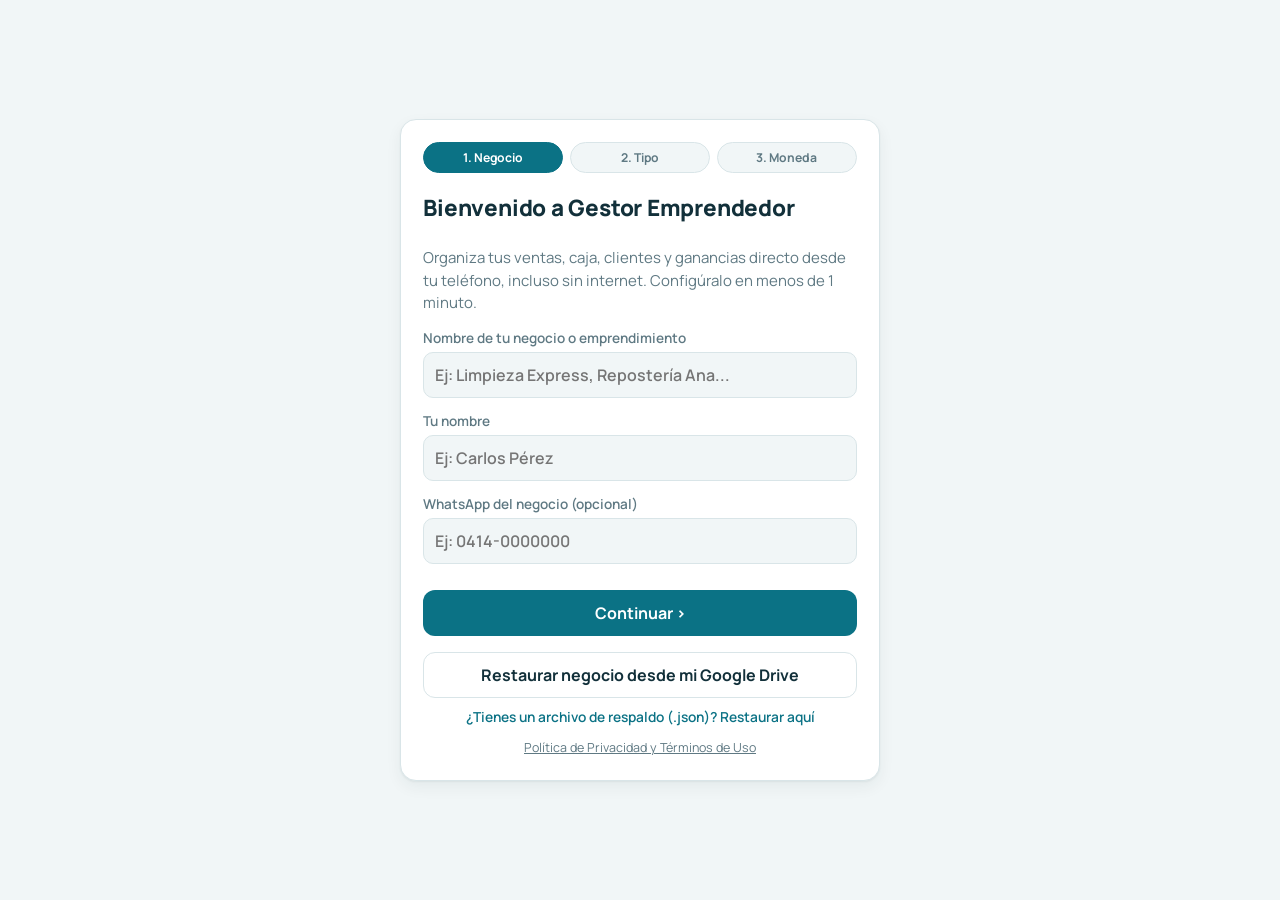
<file: index.html>
<!DOCTYPE html>
<html lang="es">
<head>
<meta charset="utf-8">
<meta name="viewport" content="width=device-width, initial-scale=1, viewport-fit=cover">
<title>Gestor Emprendedor</title>
<link rel="manifest" href="manifest.json">
<meta name="theme-color" content="#0b7285">
<meta name="mobile-web-app-capable" content="yes">
<meta name="apple-mobile-web-app-status-bar-style" content="default">
<meta name="apple-mobile-web-app-title" content="Gestor">
<link rel="apple-touch-icon" href="icon-192.png">
<script>try{var t=localStorage.getItem('tema');if(t)document.documentElement.setAttribute('data-theme',t)}catch(e){}</script>
<link rel="preconnect" href="https://fonts.googleapis.com">
<link rel="preconnect" href="https://fonts.gstatic.com" crossorigin>
<link href="https://fonts.googleapis.com/css2?family=Manrope:wght@400;600;800&display=swap" rel="stylesheet">
<style>
:root{--bg:#f1f6f7;--card:#fff;--ink:#12303a;--mut:#5f7983;--line:#d9e5e8;--pri:#0b7285;--pri-ink:#fff;--tag:#f4c430;--tag-ink:#3a2e00;--bad:#b4381a;--ok:#1b7f4b}
@media(prefers-color-scheme:dark){:root{--bg:#0d1a1f;--card:#14262d;--ink:#e6f1f4;--mut:#8fa9b2;--line:#25404a;--pri:#3cb6cc;--pri-ink:#04222a;--tag:#f4c430;--tag-ink:#2a2100;--bad:#ff8a6b;--ok:#5fd394}}
*{box-sizing:border-box}
body{margin:0;background:var(--bg);color:var(--ink);font:15px/1.5 Manrope,system-ui,-apple-system,"Segoe UI",sans-serif}
.hidden{display:none!important}
h1,h2{margin:0 0 .6rem;font-weight:800;letter-spacing:-.01em}
h2{font-size:1.1rem}
.mut{color:var(--mut)}.bad{color:var(--bad)}.n{text-align:right;font-variant-numeric:tabular-nums}
label{display:block;font-weight:600;font-size:.85rem;color:var(--mut)}
input,select{width:100%;margin-top:.25rem;padding:.55rem .65rem;border:1px solid var(--line);border-radius:8px;background:var(--bg);color:var(--ink);font:inherit}
input:focus-visible,select:focus-visible,button:focus-visible{outline:2px solid var(--pri);outline-offset:1px}
.btn{padding:.55rem 1rem;border:0;border-radius:8px;background:var(--pri);color:var(--pri-ink);font:inherit;font-weight:700;cursor:pointer}
.btn.ghost{background:transparent;color:var(--ink);border:1px solid var(--line)}
.lnk{background:none;border:0;color:var(--pri);font:inherit;font-weight:600;cursor:pointer;padding:.2rem .4rem}
.card{background:var(--card);border:1px solid var(--line);border-radius:14px;padding:1.1rem;margin-bottom:1rem}
header{display:flex;align-items:center;gap:.8rem;padding:.7rem 1rem;background:var(--card);border-bottom:1px solid var(--line);flex-wrap:wrap}
header strong{font-size:1.05rem;font-weight:800;margin-right:auto}
.price-tag{background:var(--tag);color:var(--tag-ink);padding:.3rem .8rem .3rem 1.1rem;border-radius:4px 14px 14px 4px;font-weight:600;position:relative}
.price-tag::before{content:"";position:absolute;left:.4rem;top:50%;width:6px;height:6px;margin-top:-3px;border-radius:50%;background:var(--bg)}
.price-tag small{opacity:.75;margin-left:.3rem}
nav{display:flex;gap:.3rem;padding:.6rem 1rem 0;max-width:1000px;margin:auto}
nav button{padding:.5rem 1rem;border:0;border-bottom:3px solid transparent;background:none;color:var(--mut);font:inherit;font-weight:700;cursor:pointer}
nav button.on{color:var(--ink);border-color:var(--pri)}
main{max-width:1000px;margin:auto;padding:1rem}
.grid{display:grid;grid-template-columns:repeat(auto-fit,minmax(160px,1fr));gap:.8rem;align-items:end}
.row{display:flex;gap:.6rem;flex-wrap:wrap;align-items:center;margin-top:.8rem}
.row input{width:auto;flex:1;min-width:140px;margin:0}
.scroll{overflow-x:auto}
table{width:100%;border-collapse:collapse;white-space:nowrap}
th,td{padding:.55rem .6rem;border-bottom:1px solid var(--line);text-align:left}
th{color:var(--mut);font-size:.82rem;font-weight:600}
th.n{text-align:right}
.badge{padding:.1rem .55rem;border-radius:99px;font-size:.8rem;font-weight:700;background:var(--line)}
.badge.ok{color:var(--ok)}.badge.low{background:var(--tag);color:var(--tag-ink)}.badge.out{color:var(--bad)}
.big{font-size:2rem;font-weight:800;margin:.2rem 0}
.radios{display:flex;gap:1.2rem;flex-wrap:wrap}
.radios label{display:flex;align-items:center;gap:.4rem;color:var(--ink)}
.radios input{width:auto;margin:0}
#toast{position:fixed;left:50%;bottom:1.2rem;transform:translateX(-50%);background:var(--ink);color:var(--bg);padding:.6rem 1rem;border-radius:10px;font-weight:600;max-width:90vw;z-index:95}
#toast.err{background:var(--bad);color:#fff}
</style>
<link rel="stylesheet" href="tema.css">
<link rel="stylesheet" href="movil.css">
<link rel="stylesheet" href="diseno.css">
</head>
<body>
<div id="toast" class="hidden" role="status"></div>

<section id="onboarding" class="ob-wrap hidden"></section>
<section id="licenseGate" class="lic-gate hidden"></section>

<div id="app" class="hidden">
  <header>
    <strong>Gestor Emprendedor</strong>
    <div id="rateChip"></div>
    <button class="icon-btn" id="globalSearchBtn" title="Buscar producto, cliente o venta" aria-label="Buscador global"><svg class="ic" viewBox="0 0 24 24"><circle cx="11" cy="11" r="7"/><path d="M21 21l-4.35-4.35"/></svg></button>
    <button class="icon-btn" id="helpBtn" title="Tutorial rápido de la app" aria-label="Tutorial rápido"><svg class="ic" viewBox="0 0 24 24"><circle cx="12" cy="12" r="10"/><path d="M9.1 9a3 3 0 015.8 1c0 2-3 3-3 3"/><line x1="12" y1="17" x2="12.01" y2="17"/></svg></button>
    <button class="icon-btn" id="roleBtn" aria-label="Modo Empleado / PIN del dueño"></button>
    <button class="icon-btn" id="themeBtn" aria-label="Cambiar entre fondo claro y oscuro"></button>
  </header>
  <div id="netBar" class="hidden" role="status"></div>
  <nav id="tabs">
    <button data-tab="inicio" class="on"><svg class="ic" viewBox="0 0 24 24"><path d="M3 11l9-8 9 8M5 10v10h14V10"/></svg><span>Inicio</span></button>
    <button data-tab="ventas"><svg class="ic" viewBox="0 0 24 24"><path d="M6 3h12v18l-3-2-3 2-3-2-3 2z"/><path d="M9 8h6M9 12h6"/></svg><span>Ventas</span></button>
    <button data-tab="inventario"><svg class="ic" viewBox="0 0 24 24"><path d="M3 7l9-4 9 4v10l-9 4-9-4z"/><path d="M3 7l9 4 9-4M12 11v10"/></svg><span>Inventario</span></button>
    <button data-tab="produccion"><svg class="ic" viewBox="0 0 24 24"><path d="M9 3h6M10 3v6L4.5 19a1.5 1.5 0 001.3 2h12.4a1.5 1.5 0 001.3-2L14 9V3"/><path d="M7.5 15h9"/></svg><span>Producción</span></button>
    <button data-tab="mas"><svg class="ic" viewBox="0 0 24 24"><path d="M4 4h6v6H4zM14 4h6v6h-6zM4 14h6v6H4zM14 14h6v6h-6z"/></svg><span>Más</span></button>
  </nav>
  <main id="view"></main>
</div>

<script src="config.js"></script>
<script src="localdb.js"></script>
<script src="drive_sync.js"></script>
<script src="licencias.js"></script>
<script>
const $ = (s) => document.querySelector(s);
const esc = (s) => String(s ?? '').replace(/[&<>"']/g, c => ({'&':'&amp;','<':'&lt;','>':'&gt;','"':'&quot;',"'":'&#39;'}[c]));
const fmt = (n, d = 2) => Number(n || 0).toLocaleString('es-VE', {minimumFractionDigits: d, maximumFractionDigits: d});
const qty = (n) => Number(n || 0).toLocaleString('es-VE', {maximumFractionDigits: 3});
const caracasDate = () => new Date().toLocaleDateString('en-CA', {timeZone: 'America/Caracas'});
const TIPOS = {materia_prima:'Materia prima', envase:'Envase', producto_terminado:'Producto terminado', reventa:'Reventa'};
const MOV = {compra:'Compra', venta:'Venta', produccion_entrada:'Producción (entra)', produccion_consumo:'Producción (consumo)', ajuste:'Ajuste', merma:'Merma', devolucion:'Devolución'};

let db, tab = 'inicio';
const S = {rate: null, mode: 'auto', rates: [], products: [], bimoneda: true, baseCurrency: 'USD', curSym: '$', curCode: 'USD', curPos: 'prefix', secSym: 'Bs', mods: null};
const curSym = () => (S.curPos === 'code' ? (S.curCode || 'USD') : (S.curSym || '$'));
const curCode = () => S.curCode || 'USD';
const curLabel = () => (S.curPos === 'code' ? curCode() : (S.curSym || '$'));
const secSym = () => S.secSym || 'Bs';
const fmtCur = (n, d = 2) => {
  const v = Number(n || 0);
  const neg = v < -1e-9;
  const abs = fmt(Math.abs(v), d);
  const sym = curSym();
  const pos = S.curPos || 'prefix';
  if (pos === 'prefix' && sym.length <= 3 && !/^[A-Z]{3}$/.test(sym)) {
    return (neg ? '-' : '') + sym + abs;
  }
  return (neg ? '-' : '') + abs + ' ' + sym;
};
const fmtCurSigned = (n, d = 2) => {
  const v = Number(n || 0);
  return v > 1e-9 ? '+' + fmtCur(v, d) : fmtCur(v, d);
};
const fmtSec = (n, d = 2) => {
  const v = Number(n || 0);
  const neg = v < -1e-9;
  return (neg ? '-' : '') + fmt(Math.abs(v), d) + ' ' + secSym();
};

let toastTimer;
function toast(msg, err) {
  const t = $('#toast'); t.textContent = msg; t.className = err ? 'err' : '';
  clearTimeout(toastTimer); toastTimer = setTimeout(() => t.classList.add('hidden'), 4000);
}
const run = async (fn) => { try { await fn(); } catch (e) { console.error(e); if (e instanceof TypeError && /null/.test(e.message)) return; toast(e.message || 'Ocurrió un error inesperado', true); } };
const q = async (p) => { const {data, error} = await p; if (error) throw error; return data; };

// ---------- Tasa ----------
function paintRateChip() {
  if (S.bimoneda === false) { $('#rateChip').innerHTML = ''; return; }
  $('#rateChip').innerHTML = S.rate
    ? `<span class="price-tag">1 ${esc(curLabel())} = <b>${fmt(S.rate, 4)} ${esc(secSym())}</b><small>${S.mode === 'auto' ? 'BCV auto' : 'manual'}</small></span>`
    : '<span class="bad">Sin tasa</span>';
}
async function loadRate() {
  const [set, rate, hist] = await Promise.all([
    q(db.from('settings').select('rate_mode,bimoneda').eq('id', 1).single()),
    q(db.rpc('current_rate', {p_currency: 'USD'})),
    q(db.from('exchange_rates').select('*').eq('currency', 'USD').order('rate_date', {ascending: false}).order('created_at', {ascending: false}).limit(10))
  ]);
  S.bimoneda = set?.bimoneda !== false;
  S.mode = set?.rate_mode || 'auto';
  S.rate = S.bimoneda ? (rate ? Number(rate) : null) : 0;
  S.rates = hist || [];
  paintRateChip();
}

async function fetchBCV() {
  const ac = typeof AbortController !== 'undefined' ? new AbortController() : null;
  const tm = ac ? setTimeout(() => ac.abort(), 5000) : null;
  try {
    const res = await fetch('https://ve.dolarapi.com/v1/dolares/oficial', ac ? {signal: ac.signal} : {});
    if (!res.ok) throw new Error('La fuente de la tasa BCV no respondió');
    const j = await res.json();
    const rate = Number(j.promedio ?? j.venta);
    if (!(rate > 0)) throw new Error('La fuente devolvió una tasa inválida');
    await q(db.from('exchange_rates').insert({currency: 'USD', rate, rate_date: caracasDate(), source: 'bcv_auto'}));
    return rate;
  } finally {
    if (tm) clearTimeout(tm);
  }
}

async function autoRate() {
  if (S.bimoneda === false || S.mode !== 'auto' || !navigator.onLine) return;
  const last = await q(db.from('exchange_rates').select('rate_date').eq('currency', 'USD').eq('source', 'bcv_auto').order('rate_date', {ascending: false}).limit(1));
  if (last[0]?.rate_date === caracasDate()) return;
  try { await fetchBCV(); await loadRate(); }
  catch (e) {}
}

async function viewTasa() {
  await loadRate();
  if (S.bimoneda === false) {
    $('#view').innerHTML = `<div class="card stack"><h2>Modo moneda única activo</h2>
      <p class="mut" style="margin:0">Actualmente trabajas en una sola moneda (${esc(curLabel())} · ${esc(curCode())}) sin moneda secundaria. Si deseas activar la tasa BCV y cobros en ${esc(secSym())}, activa el <b>Modo Bimoneda</b> en <b>Configuración &gt; Módulos y Moneda</b>.</p>
      <div class="row"><button class="btn" id="tsModBtn">Ir a Módulos del negocio</button></div></div>`;
    $('#tsModBtn').onclick = () => { SUB.cfg = 'modulos'; go('configuracion'); };
    return;
  }
  const rows = S.rates.map(r => `<tr><td>${r.rate_date}</td><td class="n">${fmt(r.rate, 4)}</td><td>${r.source === 'bcv_auto' ? 'BCV automática' : 'Manual'}</td></tr>`).join('');
  $('#view').innerHTML = `
  <div class="card"><h2>Tasa de cambio (${esc(secSym())} por 1 ${esc(curLabel())})</h2>
    <p class="big">${S.rate ? fmtSec(S.rate, 4) : 'Sin tasa'}</p>
    <div class="radios">
      <label><input type="radio" name="mode" value="auto" ${S.mode === 'auto' ? 'checked' : ''}> Automática (BCV)</label>
      <label><input type="radio" name="mode" value="manual" ${S.mode === 'manual' ? 'checked' : ''}> Manual</label></div>
    <div class="row"><button class="btn ghost" data-act="bcv">Traer tasa BCV ahora</button></div>
    <form id="rForm" class="row"><input name="rate" type="number" step="0.0001" min="0.0001" placeholder="Escribe la tasa manual" required><button class="btn" type="submit">Guardar tasa manual</button></form>
    <p class="mut">Al guardar una tasa manual, el sistema pasa a modo manual y la usa en todo.</p></div>
  <div class="card"><h2>Historial</h2>
    ${rows ? `<div class="scroll"><table><thead><tr><th>Fecha</th><th class="n">Tasa</th><th>Origen</th></tr></thead><tbody>${rows}</tbody></table></div>` : '<p class="mut">Aún no hay tasas guardadas.</p>'}</div>`;
  $('#rForm').onsubmit = (e) => {
    e.preventDefault();
    const rate = +new FormData(e.target).get('rate');
    run(async () => {
      await q(db.from('exchange_rates').insert({currency: 'USD', rate, rate_date: caracasDate(), source: 'manual'}));
      await q(db.from('settings').update({rate_mode: 'manual', updated_at: new Date().toISOString()}).eq('id', 1));
      toast('Tasa manual guardada y activada'); render();
    });
  };
}

// ---------- Navegación ----------
const views = {tasa: viewTasa};
const render = () => run(async () => {
  $('#view').innerHTML = '<p class="mut">Cargando...</p>';
  await views[tab]();
  LDB.paintBar();
});

$('#tabs').onclick = (e) => {
  const b = e.target.closest('button'); if (!b) return;
  if (typeof go === 'function') { go(b.dataset.tab); return; }
  tab = b.dataset.tab;
  document.querySelectorAll('#tabs button').forEach(x => x.classList.toggle('on', x === b));
  render();
};
$('#view').addEventListener('click', (e) => {
  const t = e.target.closest('[data-act]'); if (!t) return;
  const {act} = t.dataset;
  run(async () => {
    if (act === 'bcv') { const r = await fetchBCV(); await loadRate(); toast('Tasa BCV guardada: ' + fmt(r, 4) + ' Bs'); render(); }
  });
});
$('#view').addEventListener('change', (e) => {
  if (e.target.name !== 'mode') return;
  run(async () => {
    await q(db.from('settings').update({rate_mode: e.target.value, updated_at: new Date().toISOString()}).eq('id', 1));
    await loadRate(); if (e.target.value === 'auto') await autoRate(); toast('Modo de tasa actualizado'); render();
  });
});

async function enter() {
  $('#onboarding').classList.add('hidden');
  $('#app').classList.remove('hidden');
  await loadModulesConfig();
  await loadRate();
  await loadMethods();
  if (typeof loadBusinessRules === 'function') await loadBusinessRules();
  await loadRole();
  applyRoleUI();
  applyModsUI();
  if (typeof LIC !== "undefined") await LIC.checkOnBoot();
  if (typeof GDRIVE !== "undefined" && GDRIVE.state.connected && GDRIVE.hasValidToken()) {
    setTimeout(() => GDRIVE.checkRemoteUpdate({interactive: false}), 2000);
  }
  LDB.paintBar();
  render();
  autoRate().then(() => { if (tab === 'inicio') render(); }).catch(() => {});
}

run(async () => {
  db = LDB.createClient();
  await LDB.ensureReady();
  if (!LDB.isInitialized()) {
    showOnboarding();
  } else {
    await enter();
  }
});
</script>
<script src="onboarding.js"></script>
<script src="escaner.js"></script>
<script src="compras.js"></script>
<script src="inventario.js"></script>
<script src="directorios.js"></script>
<script src="produccion.js"></script>
<script src="ventas.js"></script>
<script src="finanzas.js"></script>
<script src="reportes.js"></script>
<script src="cotizaciones.js"></script>
<script src="marketing.js"></script>
<script src="recibo.js"></script>
<script src="catalogo.js"></script>
<script src="devoluciones.js"></script>
<script src="panel.js"></script>
<script src="gestion.js"></script>
<script src="nomina.js"></script>
<script src="planificacion.js"></script>
<script src="seguridad.js"></script>
<script src="importar.js"></script>
<script src="apertura.js"></script>
<script src="etiquetas.js"></script>
<script src="pedidos.js"></script>
<script src="prestamos.js"></script>
<script src="configuracion.js"></script>
<script src="shell.js"></script>
</body>
</html>
</file>
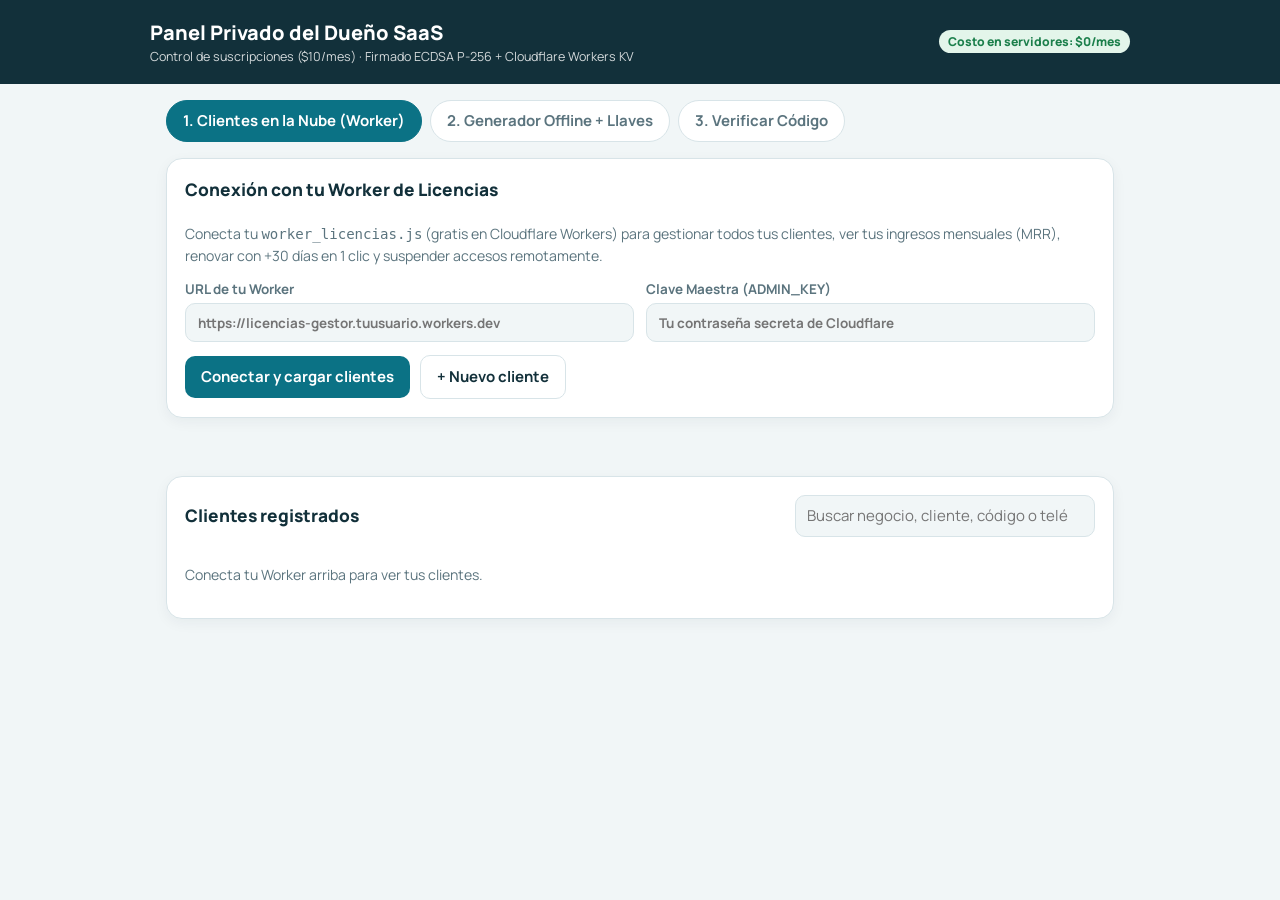
<file: admin.html>
<!DOCTYPE html>
<html lang="es">
<head>
<meta charset="utf-8">
<meta name="viewport" content="width=device-width, initial-scale=1">
<title>Panel Dueño SaaS — Licencias ($10/mes)</title>
<link rel="preconnect" href="https://fonts.googleapis.com">
<link rel="preconnect" href="https://fonts.gstatic.com" crossorigin>
<link href="https://fonts.googleapis.com/css2?family=Manrope:wght@400;600;800&display=swap" rel="stylesheet">
<style>
:root{--bg:#f1f6f7;--card:#fff;--ink:#12303a;--mut:#5b747e;--line:#d8e4e8;--pri:#0b7285;--pri-ink:#fff;--tag:#f4c430;--tag-ink:#3a2e00;--bad:#b4381a;--ok:#1b7f4b}
*{box-sizing:border-box}
body{margin:0;background:var(--bg);color:var(--ink);font:15px/1.5 Manrope,system-ui,-apple-system,"Segoe UI",sans-serif}
header{background:#12303a;color:#fff;padding:1.1rem 1.2rem}
header .in{max-width:980px;margin:auto;display:flex;justify-content:space-between;align-items:center;gap:1rem;flex-wrap:wrap}
header h1{margin:0;font-size:1.25rem;font-weight:800}
header small{opacity:.82;display:block}
main{max-width:980px;margin:1rem auto 3rem;padding:0 1rem}
.tabs{display:flex;gap:.5rem;flex-wrap:wrap;margin-bottom:1rem}
.tabs button{padding:.55rem 1rem;border-radius:99px;border:1px solid var(--line);background:var(--card);color:var(--mut);font:inherit;font-weight:700;cursor:pointer}
.tabs button.on{background:var(--pri);border-color:var(--pri);color:#fff}
.card{background:var(--card);border:1px solid var(--line);border-radius:16px;padding:1.15rem;margin-bottom:1rem;box-shadow:0 4px 14px rgba(18,48,58,.05)}
.stack{display:grid;gap:.8rem}
.grid{display:grid;grid-template-columns:repeat(auto-fit,minmax(190px,1fr));gap:.8rem;align-items:end}
.row{display:flex;gap:.6rem;flex-wrap:wrap;align-items:center}
.stats{display:grid;grid-template-columns:repeat(auto-fit,minmax(170px,1fr));gap:.75rem;margin-bottom:1rem}
.stat{background:var(--card);border:1px solid var(--line);border-left:4px solid var(--pri);border-radius:12px;padding:.8rem 1rem}
.stat span{font-size:.8rem;color:var(--mut);display:block}
.stat b{font-size:1.5rem;font-weight:800}
.stat.ok{border-left-color:var(--ok)}.stat.warn{border-left-color:var(--tag)}.stat.bad{border-left-color:var(--bad)}
h2{margin:0 0 .4rem;font-size:1.08rem;font-weight:800}
label{display:block;font-size:.84rem;font-weight:700;color:var(--mut)}
input,select,textarea{width:100%;margin-top:.25rem;padding:.55rem .7rem;border:1px solid var(--line);border-radius:10px;background:var(--bg);color:var(--ink);font:inherit}
textarea{font-family:ui-monospace,Menlo,monospace;font-size:.84rem}
.btn{padding:.6rem 1rem;border:0;border-radius:10px;background:var(--pri);color:#fff;font:inherit;font-weight:700;cursor:pointer}
.btn.ghost{background:transparent;color:var(--ink);border:1px solid var(--line)}
.btn.bad{background:var(--bad);color:#fff}
.btn.sm{padding:.38rem .7rem;font-size:.82rem;border-radius:8px}
.mut{color:var(--mut);font-size:.88rem}
.badge{padding:.15rem .55rem;border-radius:99px;font-size:.76rem;font-weight:800;background:var(--line)}
.badge.ok{background:#e3f5ea;color:var(--ok)}.badge.low{background:#fff2cc;color:#7a4f00}.badge.out{background:#fde8e3;color:var(--bad)}
.codebox{background:#0e2229;color:#dff6fb;padding:.85rem;border-radius:12px;font:12.5px/1.45 ui-monospace,Menlo,monospace;word-break:break-all;white-space:pre-wrap}
.item{display:flex;justify-content:space-between;align-items:center;gap:.8rem;flex-wrap:wrap;padding:.85rem;border:1px solid var(--line);border-radius:12px;background:var(--bg)}
.hidden{display:none!important}
#toast{position:fixed;left:50%;bottom:1.2rem;transform:translateX(-50%);background:#12303a;color:#fff;padding:.65rem 1.1rem;border-radius:10px;font-weight:700;z-index:90}
#toast.err{background:var(--bad)}
</style>
</head>
<body>
<div id="toast" class="hidden"></div>

<header>
  <div class="in">
    <div>
      <h1>Panel Privado del Dueño SaaS</h1>
      <small>Control de suscripciones ($10/mes) · Firmado ECDSA P-256 + Cloudflare Workers KV</small>
    </div>
    <span class="badge ok">Costo en servidores: $0/mes</span>
  </div>
</header>

<main>
  <div class="tabs" id="navTabs">
    <button type="button" data-t="cloud" class="on">1. Clientes en la Nube (Worker)</button>
    <button type="button" data-t="offline">2. Generador Offline + Llaves</button>
    <button type="button" data-t="verify">3. Verificar Código</button>
  </div>

  <!-- ================= TAB 1: CLOUDFLARE WORKER ================= -->
  <section id="tab_cloud" class="stack">
    <div class="card stack">
      <h2>Conexión con tu Worker de Licencias</h2>
      <p class="mut" style="margin:0">Conecta tu <code>worker_licencias.js</code> (gratis en Cloudflare Workers) para gestionar todos tus clientes, ver tus ingresos mensuales (MRR), renovar con +30 días en 1 clic y suspender accesos remotamente.</p>
      <div class="grid">
        <label>URL de tu Worker<input id="cUrl" placeholder="https://licencias-gestor.tuusuario.workers.dev"></label>
        <label>Clave Maestra (ADMIN_KEY)<input id="cKey" type="password" placeholder="Tu contraseña secreta de Cloudflare"></label>
      </div>
      <div class="row">
        <button type="button" class="btn" id="cLoad">Conectar y cargar clientes</button>
        <button type="button" class="btn ghost" id="cNewBtn">+ Nuevo cliente</button>
      </div>
    </div>

    <div class="stats" id="cStats"></div>

    <div class="card stack hidden" id="cFormCard">
      <h2 id="cFormTitle">Nuevo cliente / licencia</h2>
      <form id="cForm" class="stack">
        <div class="grid">
          <label>Nombre del cliente<input name="customerName" required placeholder="Ej: Ana Morales"></label>
          <label>Nombre del negocio<input name="businessName" required placeholder="Ej: Repostería Dulce Sol"></label>
          <label>WhatsApp (con código país)<input name="phone" placeholder="Ej: 584141234567"></label>
          <label>Correo (opcional)<input name="email" type="email" placeholder="cliente@gmail.com"></label>
        </div>
        <div class="grid">
          <label>Código (vacío = generar automático)<input name="code" placeholder="Ej: PRO-AB12-CD34"></label>
          <label>Plan<input name="plan" value="Plan Emprendedor"></label>
          <label>Precio mensual (USD)<input name="priceUsd" type="number" step="0.01" value="10"></label>
          <label>Dispositivos permitidos<input name="maxDevices" type="number" min="1" max="10" value="1"></label>
          <label>Días iniciales<input name="days" type="number" min="1" value="30"></label>
        </div>
        <label>Nota interna<input name="notes" placeholder="Ej: Pagó por Pago Móvil Ref 4589"></label>
        <div class="row">
          <button type="submit" class="btn">Guardar y generar licencia</button>
          <button type="button" class="btn ghost" id="cFormClose">Cancelar</button>
        </div>
      </form>
    </div>

    <div class="card stack">
      <div class="row" style="justify-content:space-between">
        <h2 style="margin:0">Clientes registrados</h2>
        <input id="cQ" type="search" placeholder="Buscar negocio, cliente, código o teléfono..." style="max-width:300px;margin:0">
      </div>
      <div class="stack" id="cList"><p class="mut">Conecta tu Worker arriba para ver tus clientes.</p></div>
    </div>
  </section>

  <!-- ================= TAB 2: OFFLINE GENERATOR + KEYPAIR ================= -->
  <section id="tab_offline" class="stack hidden">
    <div class="card stack" style="border-left:5px solid var(--pri)">
      <h2>Paso A · Tus Llaves Criptográficas (ECDSA P-256)</h2>
      <p class="mut" style="margin:0">Genera tu par de llaves <b>una sola vez</b>. La <b>Llave Pública</b> va en <code>config.js</code> (todos pueden verla). La <b>Llave Privada</b> la guardas SOLO tú (y/o la pegas como secreto <code>PRIVATE_KEY_JWK</code> en Cloudflare Worker). Sin tu llave privada, nadie puede falsificar una licencia.</p>
      <div class="row">
        <button type="button" class="btn" id="kGen">Generar nuevo par de llaves</button>
        <button type="button" class="btn ghost" id="kCopyPub">Copiar Llave Pública (para config.js)</button>
        <button type="button" class="btn ghost" id="kCopyPriv">Copiar Llave Privada (secreta)</button>
      </div>
      <div class="grid">
        <label>Llave Pública (va en config.js -> licensePublicKey)<textarea id="kPub" rows="3" placeholder="Pulsa Generar o pega tu llave pública aquí..."></textarea></label>
        <label>Llave Privada (SECRETA — guárdala en lugar seguro)<textarea id="kPriv" rows="3" placeholder="Pega aquí tu llave privada para firmar códigos offline..."></textarea></label>
      </div>
    </div>

    <div class="card stack">
      <h2>Paso B · Emitir Código de Licencia Firmado (100% Offline, sin servidor)</h2>
      <p class="mut" style="margin:0">Ideal para empezar a cobrar hoy mismo sin configurar backend. El cliente pega el código <code>GE1...</code> en su app y queda activo hasta la fecha indicada, incluso sin internet.</p>
      <form id="oForm" class="stack">
        <div class="grid">
          <label>Nombre del negocio / cliente<input name="name" required placeholder="Ej: Bodega La Esquina"></label>
          <label>WhatsApp del cliente (para enviarle el código)<input name="phone" placeholder="Ej: 584140000000"></label>
          <label>ID de dispositivo (o * para cualquiera)<input name="dev" value="*" placeholder="Ej: DEV-8A4F91C2 o *"></label>
        </div>
        <div class="grid">
          <label>Plan<input name="plan" value="Plan Emprendedor ($10/mes)"></label>
          <label>Duración rápida
            <select name="preset">
              <option value="30">+30 días (1 mes — $10)</option>
              <option value="90">+90 días (3 meses)</option>
              <option value="180">+180 días (6 meses)</option>
              <option value="365">+365 días (1 año)</option>
              <option value="custom">Elegir fecha exacta</option>
            </select>
          </label>
          <label>Fecha de vencimiento<input name="exp" type="date" required></label>
        </div>
        <div class="row">
          <button type="submit" class="btn">Firmar y generar código GE1</button>
        </div>
      </form>

      <div id="oOut" class="stack hidden">
        <h2 style="color:var(--ok)">Código generado y firmado</h2>
        <div class="codebox" id="oCodeBox"></div>
        <div class="row">
          <button type="button" class="btn" id="oCopy">Copiar código</button>
          <button type="button" class="btn ghost" id="oWa">Enviar al cliente por WhatsApp</button>
        </div>
      </div>
    </div>

    <div class="card stack">
      <div class="row" style="justify-content:space-between">
        <h2 style="margin:0">Historial local de licencias emitidas</h2>
        <button type="button" class="btn ghost sm" id="oExportHist">Exportar historial (.json)</button>
      </div>
      <div class="stack" id="oHist"></div>
    </div>
  </section>

  <!-- ================= TAB 3: VERIFICAR CODIGO ================= -->
  <section id="tab_verify" class="stack hidden">
    <div class="card stack">
      <h2>Inspeccionar y verificar cualquier código GE1</h2>
      <p class="mut" style="margin:0">Comprueba si un código es auténtico usando tu Llave Pública (de la pestaña 2) y revisa su fecha de vencimiento y dispositivo.</p>
      <label>Pega el código GE1 aquí<textarea id="vCode" rows="3" placeholder="GE1.eyJpZCI..."></textarea></label>
      <div class="row"><button type="button" class="btn" id="vBtn">Verificar firma</button></div>
      <div id="vOut"></div>
    </div>
  </section>
</main>

<script>
const $ = (s) => document.querySelector(s);
const esc = (s) => String(s ?? '').replace(/[&<>"']/g, c => ({'&':'&amp;','<':'&lt;','>':'&gt;','"':'&quot;',"'":'&#39;'}[c]));
let toastT;
function toast(msg, err) {
  const t = $('#toast'); t.textContent = msg; t.className = err ? 'err' : '';
  clearTimeout(toastT); toastT = setTimeout(() => t.classList.add('hidden'), 3800);
}
function b64uEnc(bytes) {
  let bin = ''; for (let i = 0; i < bytes.length; i++) bin += String.fromCharCode(bytes[i]);
  return btoa(bin).replace(/\+/g, '-').replace(/\//g, '_').replace(/=+$/, '');
}
function b64uDec(str) {
  const s = String(str || '').replace(/-/g, '+').replace(/_/g, '/');
  const pad = s.length % 4 ? '='.repeat(4 - (s.length % 4)) : '';
  const bin = atob(s + pad); const out = new Uint8Array(bin.length);
  for (let i = 0; i < bin.length; i++) out[i] = bin.charCodeAt(i);
  return out;
}
function addDaysIso(days) {
  const d = new Date(); d.setDate(d.getDate() + (parseInt(days, 10) || 30));
  return d.toISOString().slice(0, 10);
}
function dmy(iso) { return iso ? String(iso).slice(0, 10).split('-').reverse().join('/') : '-'; }
async function copyTxt(txt, msg = 'Copiado') {
  try { await navigator.clipboard.writeText(txt); toast(msg); }
  catch (e) { prompt('Copia manualmente:', txt); }
}

// Tabs
$('#navTabs').onclick = (e) => {
  const b = e.target.closest('button'); if (!b) return;
  document.querySelectorAll('#navTabs button').forEach(x => x.classList.toggle('on', x === b));
  ['cloud', 'offline', 'verify'].forEach(k => $('#tab_' + k).classList.toggle('hidden', k !== b.dataset.t));
};

// ---------------- KEYS & OFFLINE SIGNER ----------------
const LS_ADMIN = 'gdn_saas_admin_v3';
let AST = {url: '', key: '', pub: '', priv: '', hist: []};
try { AST = {...AST, ...(JSON.parse(localStorage.getItem(LS_ADMIN) || 'null') || {})}; } catch (e) {}
const saveAST = () => { try { localStorage.setItem(LS_ADMIN, JSON.stringify(AST)); } catch (e) {} };

$('#cUrl').value = AST.url || '';
$('#cKey').value = AST.key || '';
$('#kPub').value = AST.pub || '';
$('#kPriv').value = AST.priv || '';
$('#oForm').elements.exp.value = addDaysIso(30);

$('#kPub').oninput = (e) => { AST.pub = e.target.value.trim(); saveAST(); };
$('#kPriv').oninput = (e) => { AST.priv = e.target.value.trim(); saveAST(); };

$('#kGen').onclick = async () => {
  if (AST.priv && !confirm('Ya tienes una llave privada cargada. Si generas una nueva tendrás que actualizar config.js y Cloudflare. ¿Continuar?')) return;
  const kp = await crypto.subtle.generateKey({name: 'ECDSA', namedCurve: 'P-256'}, true, ['sign', 'verify']);
  const pubJwk = await crypto.subtle.exportKey('jwk', kp.publicKey);
  const privJwk = await crypto.subtle.exportKey('jwk', kp.privateKey);
  // Limpiar campos innecesarios para mantener la llave compacta
  const cleanPub = {kty: pubJwk.kty, crv: pubJwk.crv, x: pubJwk.x, y: pubJwk.y};
  const cleanPriv = {kty: privJwk.kty, crv: privJwk.crv, x: privJwk.x, y: privJwk.y, d: privJwk.d};
  AST.pub = JSON.stringify(cleanPub);
  AST.priv = JSON.stringify(cleanPriv);
  $('#kPub').value = AST.pub;
  $('#kPriv').value = AST.priv;
  saveAST();
  toast('Par de llaves ECDSA P-256 generado. ¡Guarda tu llave privada en un lugar seguro!');
};
$('#kCopyPub').onclick = () => AST.pub ? copyTxt(AST.pub, 'Llave Pública copiada (pégala en config.js)') : toast('Primero genera las llaves', true);
$('#kCopyPriv').onclick = () => AST.priv ? copyTxt(AST.priv, 'Llave Privada copiada (NO la compartas)') : toast('Primero genera las llaves', true);

$('#oForm').elements.preset.onchange = (e) => {
  if (e.target.value !== 'custom') $('#oForm').elements.exp.value = addDaysIso(e.target.value);
};

async function signOffline(payload) {
  if (!AST.priv) throw new Error('Pega o genera tu Llave Privada primero arriba.');
  const jwk = JSON.parse(AST.priv);
  const key = await crypto.subtle.importKey('jwk', jwk, {name: 'ECDSA', namedCurve: 'P-256'}, false, ['sign']);
  const pB64 = b64uEnc(new TextEncoder().encode(JSON.stringify(payload)));
  const unsigned = 'GE1.' + pB64;
  const sig = await crypto.subtle.sign({name: 'ECDSA', hash: 'SHA-256'}, key, new TextEncoder().encode(unsigned));
  return unsigned + '.' + b64uEnc(new Uint8Array(sig));
}

let lastOffline = null;
function paintOfflineHist() {
  const list = AST.hist || [];
  $('#oHist').innerHTML = list.map((h, i) => `
    <div class="item">
      <div>
        <b>${esc(h.name)}</b> · <span class="badge ok">Vence ${dmy(h.exp)}</span>
        <div class="mut">ID: ${esc(h.id)} · Dispositivo: ${esc(h.dev)} · Emitida: ${dmy(h.at)}</div>
      </div>
      <div class="row">
        <button type="button" class="btn ghost sm" data-oc="${i}">Copiar</button>
        ${h.phone ? `<button type="button" class="btn sm" data-ow="${i}">WhatsApp</button>` : ''}
      </div>
    </div>`).join('') || '<p class="mut">Aún no has emitido códigos offline.</p>';
}
paintOfflineHist();

const waLicMsg = (name, code, exp) =>
  `¡Hola ${name}! Tu suscripción mensual ya está activa hasta el *${dmy(exp)}*.\n\nCopia este código y pégalo en *Configuración > Mi Suscripción* dentro de la app:\n\n${code}\n\nUna vez activado funciona 100% sin internet. ¡Gracias por tu confianza!`;

$('#oHist').onclick = (e) => {
  const c = e.target.closest('[data-oc]'), w = e.target.closest('[data-ow]');
  if (c) { const h = AST.hist[+c.dataset.oc]; copyTxt(h.token, 'Código copiado'); }
  if (w) { const h = AST.hist[+w.dataset.ow]; window.open(`https://wa.me/${h.phone.replace(/\D/g, '')}?text=${encodeURIComponent(waLicMsg(h.name, h.token, h.exp))}`, '_blank'); }
};

$('#oExportHist').onclick = () => {
  const b = new Blob([JSON.stringify(AST.hist || [], null, 2)], {type: 'application/json'});
  const a = document.createElement('a'); a.href = URL.createObjectURL(b); a.download = 'historial_licencias_emitidas.json'; a.click();
};

$('#oForm').onsubmit = async (e) => {
  e.preventDefault();
  try {
    const el = e.target.elements;
    const id = 'LIC-' + Math.random().toString(36).slice(2, 8).toUpperCase();
    const payload = {
      id,
      name: el.name.value.trim(),
      plan: el.plan.value.trim() || 'Plan Emprendedor',
      exp: el.exp.value,
      dev: (el.dev.value.trim() || '*').toUpperCase()
    };
    const token = await signOffline(payload);
    lastOffline = {...payload, phone: el.phone.value.trim(), token, at: new Date().toISOString()};
    AST.hist = [lastOffline, ...(AST.hist || [])].slice(0, 200);
    saveAST();
    paintOfflineHist();
    $('#oCodeBox').textContent = token;
    $('#oOut').classList.remove('hidden');
    toast('Licencia firmada correctamente');
  } catch (err) { toast(err.message, true); }
};

$('#oCopy').onclick = () => lastOffline && copyTxt(lastOffline.token, 'Código GE1 copiado');
$('#oWa').onclick = () => {
  if (!lastOffline) return;
  const ph = (lastOffline.phone || '').replace(/\D/g, '');
  window.open(`https://wa.me/${ph}?text=${encodeURIComponent(waLicMsg(lastOffline.name, lastOffline.token, lastOffline.exp))}`, '_blank');
};

// ---------------- VERIFY CODE ----------------
$('#vBtn').onclick = async () => {
  try {
    const clean = $('#vCode').value.trim().replace(/\s+/g, '');
    const parts = clean.split('.');
    if (parts.length !== 3 || parts[0] !== 'GE1') throw new Error('Formato inválido');
    if (!AST.pub) throw new Error('Pega tu Llave Pública en la pestaña 2 primero');
    const pubKey = await crypto.subtle.importKey('jwk', JSON.parse(AST.pub), {name: 'ECDSA', namedCurve: 'P-256'}, false, ['verify']);
    const ok = await crypto.subtle.verify({name: 'ECDSA', hash: 'SHA-256'}, pubKey, b64uDec(parts[2]), new TextEncoder().encode(parts[0] + '.' + parts[1]));
    const payload = JSON.parse(new TextDecoder().decode(b64uDec(parts[1])));
    $('#vOut').innerHTML = `<div class="card" style="background:var(--bg);margin:0">
      <span class="badge ${ok ? 'ok' : 'out'}">${ok ? 'FIRMA AUTÉNTICA' : 'FIRMA INVÁLIDA / ALTERADA'}</span>
      <pre style="margin:.6rem 0 0;font-size:.86rem">${esc(JSON.stringify(payload, null, 2))}</pre>
    </div>`;
  } catch (err) {
    $('#vOut').innerHTML = `<p style="color:var(--bad);font-weight:700">${esc(err.message)}</p>`;
  }
};

// ---------------- CLOUDFLARE WORKER ADMIN ----------------
let cloudList = [];
async function apiAdmin(path, method = 'GET', body = null) {
  const url = $('#cUrl').value.trim().replace(/\/+$/, '');
  const key = $('#cKey').value.trim();
  if (!url || !key) throw new Error('Completa la URL del Worker y la Clave Maestra (ADMIN_KEY)');
  AST.url = url; AST.key = key; saveAST();
  const res = await fetch(url + path, {
    method,
    headers: {'Content-Type': 'application/json', 'X-Admin-Key': key},
    body: body ? JSON.stringify(body) : undefined
  });
  const j = await res.json().catch(() => ({}));
  if (!res.ok || !j.ok) throw new Error(j.error || `Error HTTP ${res.status}`);
  return j;
}

function paintCloud() {
  const today = new Date().toISOString().slice(0, 10);
  const soonIso = addDaysIso(5);
  const active = cloudList.filter(x => x.status !== 'suspended' && x.expiresAt >= today);
  const soon = active.filter(x => x.expiresAt <= soonIso);
  const expired = cloudList.filter(x => x.status === 'suspended' || x.expiresAt < today);
  const mrr = active.reduce((s, x) => s + Number(x.priceUsd || 10), 0);

  $('#cStats').innerHTML = `
    <div class="stat ok"><span>Clientes activos</span><b>${active.length}</b></div>
    <div class="stat"><span>Ingreso mensual (MRR)</span><b>$${mrr.toFixed(0)} USD</b></div>
    <div class="stat warn"><span>Vencen en 5 días</span><b>${soon.length}</b></div>
    <div class="stat bad"><span>Vencidos / Pausados</span><b>${expired.length}</b></div>`;

  const t = ($('#cQ').value || '').trim().toLowerCase();
  const vis = cloudList.filter(x => !t || (x.businessName + ' ' + x.customerName + ' ' + x.code + ' ' + (x.phone || '') + ' ' + (x.email || '')).toLowerCase().includes(t));

  $('#cList').innerHTML = vis.map(x => {
    const isSusp = x.status === 'suspended';
    const isExp = !isSusp && x.expiresAt < today;
    const isSoon = !isSusp && !isExp && x.expiresAt <= soonIso;
    const cls = isSusp || isExp ? 'out' : isSoon ? 'low' : 'ok';
    const lbl = isSusp ? 'Suspendido' : isExp ? 'Vencido' : isSoon ? 'Por vencer' : 'Activo';
    const devs = Array.isArray(x.devices) ? x.devices.length : 0;
    return `<div class="item">
      <div style="flex:1;min-width:220px">
        <b>${esc(x.businessName || x.customerName)}</b> <span class="badge ${cls}">${lbl}</span>
        <div class="mut">${esc(x.customerName)} · Clave: <b>${esc(x.code)}</b> · Vence: <b>${dmy(x.expiresAt)}</b> · $${x.priceUsd || 10}/mes · Equipos: ${devs}/${x.maxDevices || 1}</div>
        ${x.notes ? `<div class="mut">${esc(x.notes)}</div>` : ''}
      </div>
      <div class="row">
        <button type="button" class="btn sm" data-ren="${esc(x.code)}">+30 días ($${x.priceUsd || 10})</button>
        <button type="button" class="btn ghost sm" data-cpy="${esc(x.code)}">Clave</button>
        ${x.phone ? `<button type="button" class="btn ghost sm" data-wa="${esc(x.code)}">WhatsApp</button>` : ''}
        <button type="button" class="btn ghost sm" data-rst="${esc(x.code)}">Reset equipo</button>
        <button type="button" class="btn ${isSusp ? 'ghost' : 'bad'} sm" data-st="${esc(x.code)}" data-cur="${isSusp ? 'suspended' : 'active'}">${isSusp ? 'Reactivar' : 'Suspender'}</button>
      </div>
    </div>`;
  }).join('') || '<p class="mut">No hay clientes que coincidan.</p>';
}

async function loadCloud() {
  try {
    const res = await apiAdmin('/api/admin/licenses');
    cloudList = res.licenses || [];
    paintCloud();
    toast(`${cloudList.length} licencias cargadas`);
  } catch (err) { toast(err.message, true); }
}

$('#cLoad').onclick = loadCloud;
$('#cQ').oninput = paintCloud;
$('#cNewBtn').onclick = () => $('#cFormCard').classList.toggle('hidden');
$('#cFormClose').onclick = () => $('#cFormCard').classList.add('hidden');

$('#cForm').onsubmit = async (e) => {
  e.preventDefault();
  try {
    const el = e.target.elements;
    const res = await apiAdmin('/api/admin/licenses', 'POST', {
      customerName: el.customerName.value.trim(),
      businessName: el.businessName.value.trim(),
      phone: el.phone.value.trim(),
      email: el.email.value.trim(),
      code: el.code.value.trim() || undefined,
      plan: el.plan.value.trim(),
      priceUsd: Number(el.priceUsd.value || 10),
      maxDevices: Number(el.maxDevices.value || 1),
      days: Number(el.days.value || 30),
      initialPaymentUsd: Number(el.priceUsd.value || 10),
      notes: el.notes.value.trim()
    });
    e.target.reset();
    $('#cFormCard').classList.add('hidden');
    toast(`Cliente creado · Clave: ${res.license.code}`);
    await loadCloud();
  } catch (err) { toast(err.message, true); }
};

$('#cList').onclick = async (e) => {
  const ren = e.target.closest('[data-ren]');
  const cpy = e.target.closest('[data-cpy]');
  const wa = e.target.closest('[data-wa]');
  const rst = e.target.closest('[data-rst]');
  const st = e.target.closest('[data-st]');
  try {
    if (ren) {
      const code = ren.dataset.ren;
      const item = cloudList.find(x => x.code === code);
      if (!confirm(`¿Registrar pago de $${item?.priceUsd || 10} USD y extender +30 días a "${item?.businessName || code}"?`)) return;
      await apiAdmin('/api/admin/renew', 'POST', {code, days: 30, amountUsd: item?.priceUsd || 10});
      toast('Renovado +30 días');
      await loadCloud();
    } else if (cpy) {
      copyTxt(cpy.dataset.cpy, 'Clave copiada: ' + cpy.dataset.cpy);
    } else if (wa) {
      const x = cloudList.find(i => i.code === wa.dataset.wa);
      const today = new Date().toISOString().slice(0, 10);
      const expired = x.expiresAt < today;
      const txt = expired
        ? `Hola ${x.customerName || x.businessName}, tu suscripción ($${x.priceUsd || 10}/mes) venció el ${dmy(x.expiresAt)}. Avísanos al realizar tu pago para renovarte 30 días al instante. Clave: ${x.code}`
        : `Hola ${x.customerName || x.businessName}, tu suscripción está activa hasta el ${dmy(x.expiresAt)}. Tu clave de acceso es: *${x.code}*`;
      window.open(`https://wa.me/${x.phone.replace(/\D/g, '')}?text=${encodeURIComponent(txt)}`, '_blank');
    } else if (rst) {
      if (!confirm('¿Liberar el dispositivo vinculado para que el cliente pueda activar en un teléfono nuevo?')) return;
      await apiAdmin('/api/admin/reset-device', 'POST', {code: rst.dataset.rst});
      toast('Dispositivo liberado');
      await loadCloud();
    } else if (st) {
      const next = st.dataset.cur === 'suspended' ? 'active' : 'suspended';
      const reason = next === 'suspended' ? (prompt('Motivo de suspensión (opcional):', 'Suscripción pendiente de pago') || '') : '';
      await apiAdmin('/api/admin/status', 'POST', {code: st.dataset.st, status: next, reason});
      toast(next === 'suspended' ? 'Cliente suspendido' : 'Cliente reactivado');
      await loadCloud();
    }
  } catch (err) { toast(err.message, true); }
};
</script>
</body>
</html>
</file>
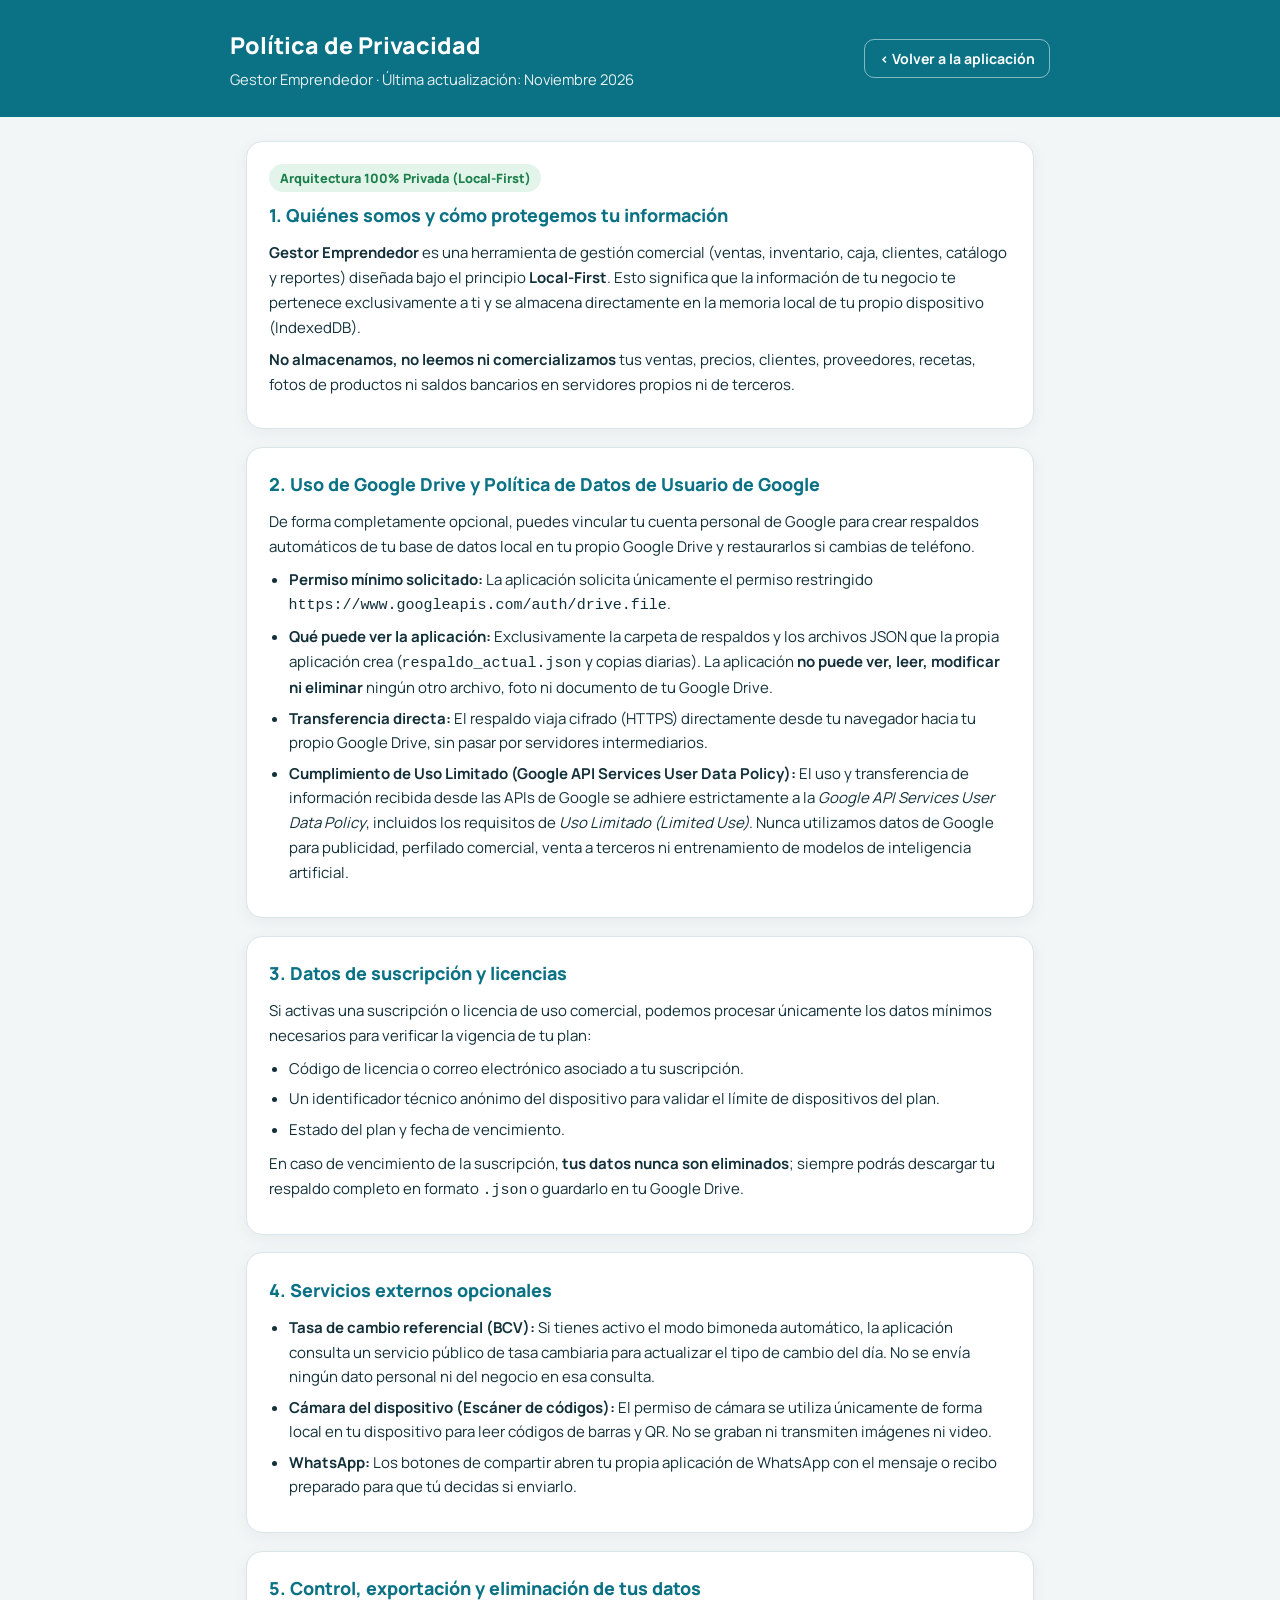
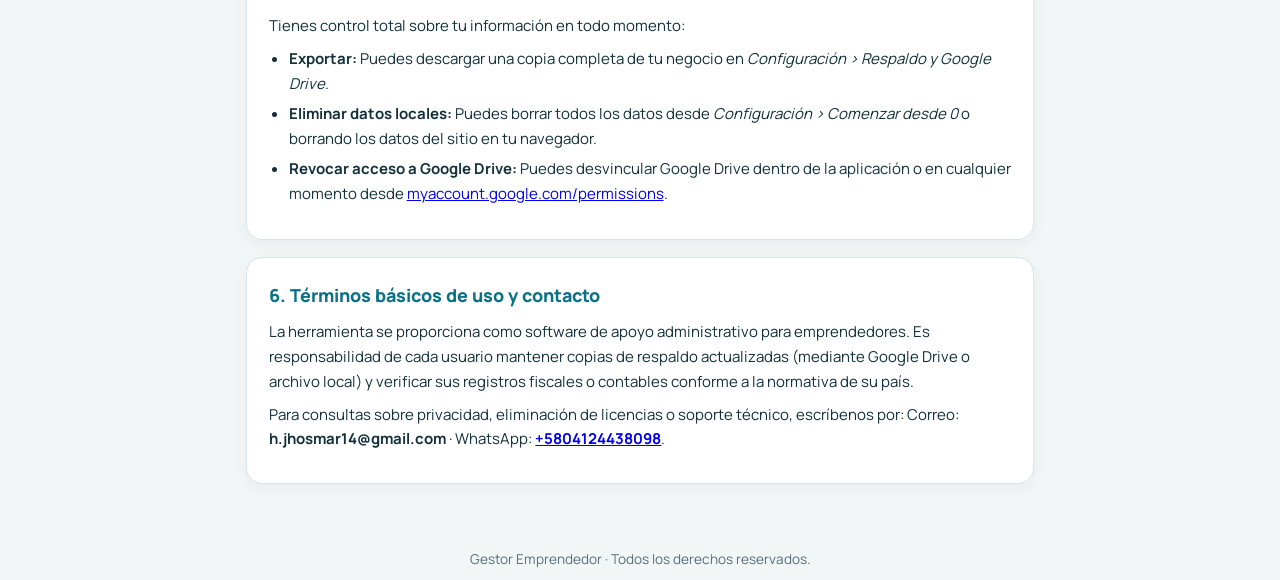
<file: privacidad.html>
<!DOCTYPE html>
<html lang="es">
<head>
<meta charset="utf-8">
<meta name="viewport" content="width=device-width, initial-scale=1">
<title>Política de Privacidad y Términos — Gestor Emprendedor</title>
<link rel="preconnect" href="https://fonts.googleapis.com">
<link rel="preconnect" href="https://fonts.gstatic.com" crossorigin>
<link href="https://fonts.googleapis.com/css2?family=Manrope:wght@400;600;800&display=swap" rel="stylesheet">
<style>
:root{--bg:#f3f6f7;--card:#fff;--ink:#12303a;--mut:#556f79;--line:#d9e5e8;--pri:#0b7285;--ok:#1b7f4b}
*{box-sizing:border-box}
body{margin:0;background:var(--bg);color:var(--ink);font:15px/1.65 Manrope,system-ui,-apple-system,"Segoe UI",sans-serif}
header{background:var(--pri);color:#fff;padding:1.6rem 1.2rem}
header .in{max-width:820px;margin:auto;display:flex;justify-content:space-between;align-items:center;gap:1rem;flex-wrap:wrap}
header h1{margin:0;font-size:1.45rem;font-weight:800}
header p{margin:.2rem 0 0;opacity:.9;font-size:.92rem}
header a{color:#fff;text-decoration:none;border:1px solid rgba(255,255,255,.5);padding:.45rem .9rem;border-radius:10px;font-weight:700;font-size:.88rem}
main{max-width:820px;margin:1.5rem auto 3rem;padding:0 1rem}
.card{background:var(--card);border:1px solid var(--line);border-radius:16px;padding:1.4rem;margin-bottom:1.1rem;box-shadow:0 4px 16px rgba(18,48,58,.05)}
h2{margin:0 0 .65rem;font-size:1.12rem;color:var(--pri);font-weight:800}
p{margin:.5rem 0}
ul{margin:.4rem 0 .6rem 1.2rem;padding:0}
li{margin:.35rem 0}
.pill{display:inline-block;background:#e3f5ea;color:var(--ok);padding:.2rem .65rem;border-radius:99px;font-size:.8rem;font-weight:800;margin-bottom:.6rem}
.mut{color:var(--mut);font-size:.88rem}
footer{text-align:center;color:var(--mut);font-size:.85rem;padding:1rem}
</style>
</head>
<body>
<header>
  <div class="in">
    <div>
      <h1>Política de Privacidad</h1>
      <p><span data-brand>Gestor Emprendedor</span> · Última actualización: Noviembre 2026</p>
    </div>
    <a href="./">&lsaquo; Volver a la aplicación</a>
  </div>
</header>

<main>
  <div class="card">
    <span class="pill">Arquitectura 100% Privada (Local-First)</span>
    <h2>1. Quiénes somos y cómo protegemos tu información</h2>
    <p><strong data-brand>Gestor Emprendedor</strong> es una herramienta de gestión comercial (ventas, inventario, caja, clientes, catálogo y reportes) diseñada bajo el principio <strong>Local-First</strong>. Esto significa que la información de tu negocio te pertenece exclusivamente a ti y se almacena directamente en la memoria local de tu propio dispositivo (IndexedDB).</p>
    <p><strong>No almacenamos, no leemos ni comercializamos</strong> tus ventas, precios, clientes, proveedores, recetas, fotos de productos ni saldos bancarios en servidores propios ni de terceros.</p>
  </div>

  <div class="card">
    <h2>2. Uso de Google Drive y Política de Datos de Usuario de Google</h2>
    <p>De forma completamente opcional, puedes vincular tu cuenta personal de Google para crear respaldos automáticos de tu base de datos local en tu propio Google Drive y restaurarlos si cambias de teléfono.</p>
    <ul>
      <li><strong>Permiso mínimo solicitado:</strong> La aplicación solicita únicamente el permiso restringido <code>https://www.googleapis.com/auth/drive.file</code>.</li>
      <li><strong>Qué puede ver la aplicación:</strong> Exclusivamente la carpeta de respaldos y los archivos JSON que la propia aplicación crea (<code>respaldo_actual.json</code> y copias diarias). La aplicación <strong>no puede ver, leer, modificar ni eliminar</strong> ningún otro archivo, foto ni documento de tu Google Drive.</li>
      <li><strong>Transferencia directa:</strong> El respaldo viaja cifrado (HTTPS) directamente desde tu navegador hacia tu propio Google Drive, sin pasar por servidores intermediarios.</li>
      <li><strong>Cumplimiento de Uso Limitado (Google API Services User Data Policy):</strong> El uso y transferencia de información recibida desde las APIs de Google se adhiere estrictamente a la <em>Google API Services User Data Policy</em>, incluidos los requisitos de <em>Uso Limitado (Limited Use)</em>. Nunca utilizamos datos de Google para publicidad, perfilado comercial, venta a terceros ni entrenamiento de modelos de inteligencia artificial.</li>
    </ul>
  </div>

  <div class="card">
    <h2>3. Datos de suscripción y licencias</h2>
    <p>Si activas una suscripción o licencia de uso comercial, podemos procesar únicamente los datos mínimos necesarios para verificar la vigencia de tu plan:</p>
    <ul>
      <li>Código de licencia o correo electrónico asociado a tu suscripción.</li>
      <li>Un identificador técnico anónimo del dispositivo para validar el límite de dispositivos del plan.</li>
      <li>Estado del plan y fecha de vencimiento.</li>
    </ul>
    <p>En caso de vencimiento de la suscripción, <strong>tus datos nunca son eliminados</strong>; siempre podrás descargar tu respaldo completo en formato <code>.json</code> o guardarlo en tu Google Drive.</p>
  </div>

  <div class="card">
    <h2>4. Servicios externos opcionales</h2>
    <ul>
      <li><strong>Tasa de cambio referencial (BCV):</strong> Si tienes activo el modo bimoneda automático, la aplicación consulta un servicio público de tasa cambiaria para actualizar el tipo de cambio del día. No se envía ningún dato personal ni del negocio en esa consulta.</li>
      <li><strong>Cámara del dispositivo (Escáner de códigos):</strong> El permiso de cámara se utiliza únicamente de forma local en tu dispositivo para leer códigos de barras y QR. No se graban ni transmiten imágenes ni video.</li>
      <li><strong>WhatsApp:</strong> Los botones de compartir abren tu propia aplicación de WhatsApp con el mensaje o recibo preparado para que tú decidas si enviarlo.</li>
    </ul>
  </div>

  <div class="card">
    <h2>5. Control, exportación y eliminación de tus datos</h2>
    <p>Tienes control total sobre tu información en todo momento:</p>
    <ul>
      <li><strong>Exportar:</strong> Puedes descargar una copia completa de tu negocio en <em>Configuración &gt; Respaldo y Google Drive</em>.</li>
      <li><strong>Eliminar datos locales:</strong> Puedes borrar todos los datos desde <em>Configuración &gt; Comenzar desde 0</em> o borrando los datos del sitio en tu navegador.</li>
      <li><strong>Revocar acceso a Google Drive:</strong> Puedes desvincular Google Drive dentro de la aplicación o en cualquier momento desde <a href="https://myaccount.google.com/permissions" target="_blank" rel="noopener">myaccount.google.com/permissions</a>.</li>
    </ul>
  </div>

  <div class="card">
    <h2>6. Términos básicos de uso y contacto</h2>
    <p>La herramienta se proporciona como software de apoyo administrativo para emprendedores. Es responsabilidad de cada usuario mantener copias de respaldo actualizadas (mediante Google Drive o archivo local) y verificar sus registros fiscales o contables conforme a la normativa de su país.</p>
    <p id="contactBox">Si tienes dudas sobre privacidad, soporte técnico o tu suscripción, contáctanos a través de nuestros canales oficiales de soporte.</p>
  </div>
</main>

<footer>
  <span data-brand>Gestor Emprendedor</span> · Todos los derechos reservados.
</footer>

<script src="config.js"></script>
<script>
try {
  if (typeof APP_CONFIG !== 'undefined') {
    if (APP_CONFIG.brandName) {
      document.title = 'Política de Privacidad — ' + APP_CONFIG.brandName;
      document.querySelectorAll('[data-brand]').forEach(el => { el.textContent = APP_CONFIG.brandName; });
    }
    const parts = [];
    if (APP_CONFIG.supportEmail) parts.push('Correo: <b>' + APP_CONFIG.supportEmail + '</b>');
    if (APP_CONFIG.supportWhatsApp) {
      const d = String(APP_CONFIG.supportWhatsApp).replace(/\D/g, '');
      parts.push('WhatsApp: <a href="https://wa.me/' + d + '" target="_blank" rel="noopener"><b>+' + d + '</b></a>');
    }
    if (parts.length) {
      document.getElementById('contactBox').innerHTML = 'Para consultas sobre privacidad, eliminación de licencias o soporte técnico, escríbenos por: ' + parts.join(' · ') + '.';
    }
  }
} catch (e) {}
</script>
</body>
</html>
</file>
<file: tema.css>
/* Tema v2: mejoras de diseño (se carga después de los estilos base) */
header{position:sticky;top:0;z-index:5}
header strong::before{content:"";display:inline-block;width:.8rem;height:.8rem;border-radius:50%;background:var(--pri);margin-right:.7rem;box-shadow:.6rem -.4rem 0 -.15rem var(--tag)}
nav{overflow-x:auto;scrollbar-width:none}
nav button{white-space:nowrap}
main{padding-top:1.2rem}
tbody tr:hover{background:color-mix(in srgb,var(--pri) 8%,transparent)}
td small{display:block;color:var(--mut);font-size:.78rem}

.stats{display:grid;grid-template-columns:repeat(auto-fit,minmax(170px,1fr));gap:.8rem;margin-bottom:1rem}
.stat{background:var(--card);border:1px solid var(--line);border-left:4px solid var(--pri);border-radius:12px;padding:.8rem 1rem}
.stat b{display:block;font-size:1.45rem;font-weight:800;line-height:1.25}
.stat span{color:var(--mut);font-size:.82rem}
.stat.warn{border-left-color:var(--tag)}
.stat.bad{border-left-color:var(--bad)}

.toolbar{display:flex;gap:.7rem;flex-wrap:wrap;align-items:center;margin-bottom:.8rem}
.toolbar input[type=search]{flex:1;min-width:180px;width:auto;margin:0}
.chips{display:flex;gap:.35rem;flex-wrap:wrap}
.chips button{padding:.35rem .8rem;border:1px solid var(--line);border-radius:99px;background:none;color:var(--mut);font:inherit;font-size:.85rem;font-weight:600;cursor:pointer}
.chips button.on{background:var(--pri);border-color:var(--pri);color:var(--pri-ink)}
.chk{display:flex;align-items:center;gap:.4rem;color:var(--ink);font-size:.9rem}
.chk input{width:auto;margin:0}

.bar{height:5px;width:90px;border-radius:3px;background:var(--line);margin-top:.3rem;overflow:hidden}
.bar i{display:block;height:100%;background:var(--ok)}
.bar i.low{background:var(--tag)}
.bar i.out{background:var(--bad)}
.in{color:var(--ok)}
.outq{color:var(--bad)}

details.card summary{cursor:pointer;font-weight:800}
details.card[open] summary{margin-bottom:.8rem}
.title-row{display:flex;justify-content:space-between;align-items:center;gap:.6rem;flex-wrap:wrap}

@media(max-width:640px){main{padding:.7rem}.big{font-size:1.6rem}}
</file>
<file: movil.css>
/* Móvil primero: barra inferior, hojas deslizables, listas y menú */
input,select{font-size:16px}
.btn{min-height:44px}
.pt{font-size:1.3rem;margin:0}
.stack{display:grid;gap:.8rem}
header{padding:.6rem .9rem;padding-top:calc(.6rem + env(safe-area-inset-top))}
main{padding:.9rem .9rem calc(5.8rem + env(safe-area-inset-bottom))}
#toast{bottom:calc(5.2rem + env(safe-area-inset-bottom));z-index:60}

nav#tabs{position:fixed;left:0;right:0;bottom:0;max-width:none;margin:0;display:flex;gap:.2rem;overflow:visible;
  padding:.3rem .4rem calc(.3rem + env(safe-area-inset-bottom));background:var(--card);border-top:1px solid var(--line);z-index:20}
nav#tabs button{flex:1;display:flex;flex-direction:column;align-items:center;gap:.15rem;padding:.4rem 0;border:0;border-radius:10px;font-size:.7rem}
nav#tabs button.on{color:var(--pri);background:color-mix(in srgb,var(--pri) 12%,transparent)}
.ic{width:22px;height:22px;fill:none;stroke:currentColor;stroke-width:2;stroke-linecap:round;stroke-linejoin:round}

.chips.sub{flex-wrap:nowrap;overflow-x:auto;margin-bottom:.9rem;scrollbar-width:none}
.chips.sub button{white-space:nowrap}
.list{display:grid;gap:.5rem}
.item{display:flex;justify-content:space-between;align-items:center;gap:.6rem;width:100%;text-align:left;padding:.8rem .9rem;
  background:var(--card);border:1px solid var(--line);border-radius:12px;color:var(--ink);font:inherit;cursor:pointer}
.item b{display:block}
.item small{color:var(--mut)}
.fab{position:fixed;right:1rem;bottom:calc(5rem + env(safe-area-inset-bottom));width:3.4rem;height:3.4rem;border-radius:50%;border:0;
  background:var(--pri);color:var(--pri-ink);font-size:1.9rem;line-height:1;box-shadow:0 4px 14px rgba(0,0,0,.3);cursor:pointer;z-index:15}
.menu{display:grid;grid-template-columns:repeat(auto-fit,minmax(150px,1fr));gap:.7rem}
.menu button{text-align:left;padding:.9rem;background:var(--card);border:1px solid var(--line);border-radius:12px;color:var(--ink);font:inherit;cursor:pointer}
.menu b{display:block;margin-bottom:.2rem}
.menu small{color:var(--mut)}
.quick{display:grid;grid-template-columns:repeat(3,1fr);gap:.6rem}
.ticket{font:.8rem/1.4 ui-monospace,Menlo,monospace;background:var(--bg);padding:.8rem;border-radius:8px;white-space:pre-wrap;max-width:280px;margin:0}

#sheet{position:fixed;inset:0;z-index:50;display:flex;align-items:flex-end}
.sheet-bg{position:absolute;inset:0;background:rgba(0,0,0,.5)}
.sheet-box{position:relative;width:100%;max-height:88vh;overflow:auto;background:var(--card);border-radius:18px 18px 0 0;
  padding:1rem 1rem calc(1rem + env(safe-area-inset-bottom))}
@media(min-width:700px){#sheet{align-items:center;justify-content:center}.sheet-box{max-width:520px;border-radius:18px}}

/* Producciones */
.ln{display:grid;grid-template-columns:1fr 6.5rem auto;gap:.4rem;align-items:end}
.ln label{margin:0}
.pl{display:grid;grid-template-columns:1fr 7rem;gap:.6rem;align-items:center;padding:.6rem 0;border-bottom:1px solid var(--line)}
.pl small{display:block;color:var(--mut)}
.pl .warn,.warn{color:var(--bad)}
.pl label{margin:0}

/* Productos */
.row0{display:flex;align-items:center;gap:.7rem}
.thumb{width:44px;height:44px;border-radius:8px;object-fit:cover;flex:none}
.thumb.big{width:120px;height:120px;display:block}
input:disabled{opacity:.7}

/* Ventas */
.ln2{display:grid;grid-template-columns:1fr 1fr;gap:.5rem}
.ln2 label{margin:0}
.payl{padding:.6rem 0;border-bottom:1px solid var(--line)}
</file>
<file: diseno.css>
/* Diseño v3: temas claro/oscuro elegibles, jerarquía visual y uso cómodo en móvil */
:root{color-scheme:light dark;--shadow:0 1px 2px rgba(18,48,58,.06),0 6px 16px rgba(18,48,58,.06)}
@media(prefers-color-scheme:dark){:root:not([data-theme]){--shadow:none}}
:root[data-theme="light"]{--bg:#f3f6f7;--card:#fff;--ink:#12303a;--mut:#5f7983;--line:#d9e5e8;--pri:#0b7285;--pri-ink:#fff;--tag:#f4c430;--tag-ink:#3a2e00;--bad:#b4381a;--ok:#1b7f4b;--shadow:0 1px 2px rgba(18,48,58,.06),0 6px 16px rgba(18,48,58,.06);color-scheme:light}
:root[data-theme="dark"]{--bg:#0d1a1f;--card:#14262d;--ink:#e6f1f4;--mut:#8fa9b2;--line:#25404a;--pri:#3cb6cc;--pri-ink:#04222a;--tag:#f4c430;--tag-ink:#2a2100;--bad:#ff8a6b;--ok:#5fd394;--shadow:none;color-scheme:dark}

body{-webkit-tap-highlight-color:transparent}
h2.sec{font-size:.9rem;color:var(--mut);font-weight:700;margin:1.3rem 0 .6rem}
#logout{display:none}
header{gap:.6rem}
#rateChip .price-tag{font-size:.8rem;padding:.25rem .7rem .25rem 1rem}
.icon-btn{width:44px;height:44px;border-radius:12px;border:1px solid var(--line);background:var(--card);color:var(--ink);display:grid;place-items:center;cursor:pointer;flex:none}

.card{border-radius:16px;box-shadow:var(--shadow)}
input,select{min-height:46px;border-radius:10px}
.btn{min-height:46px;border-radius:12px;font-size:1rem}
.row>.btn{flex:1 1 9rem}

nav#tabs{box-shadow:0 -4px 16px rgba(0,0,0,.07)}
nav#tabs button{min-height:54px;justify-content:center;font-size:.72rem}
nav#tabs .ic{width:24px;height:24px}

.item{min-height:60px;box-shadow:var(--shadow)}
.item:active,.tile:active,.menu button:active,button.stat:active{transform:scale(.985)}

.tiles{display:grid;grid-template-columns:repeat(2,1fr);gap:.7rem}
.tile{display:flex;flex-direction:column;align-items:flex-start;gap:.2rem;padding:1rem;border-radius:16px;border:1px solid var(--line);background:var(--card);color:var(--ink);font:inherit;font-weight:800;font-size:1.05rem;text-align:left;cursor:pointer;box-shadow:var(--shadow)}
.tile .ic{width:30px;height:30px;color:var(--pri);margin-bottom:.4rem}
.tile small{font-weight:500;color:var(--mut);font-size:.8rem}
.tile.main{background:var(--pri);border-color:var(--pri);color:var(--pri-ink)}
.tile.main .ic,.tile.main small{color:var(--pri-ink)}
button.stat{text-align:left;font:inherit;color:var(--ink);cursor:pointer;width:100%}
.stat{box-shadow:var(--shadow)}

.sheet-box{box-shadow:0 -8px 30px rgba(0,0,0,.25)}
.sheet-box::before{content:"";display:block;width:40px;height:4px;border-radius:2px;background:var(--line);margin:-.3rem auto .8rem}

/* Reportes y alertas */
.rl{display:flex;justify-content:space-between;gap:.8rem;padding:.5rem 0;border-bottom:1px solid var(--line)}
.rl b{text-align:right}
.rl.tot{font-size:1.1rem;border-bottom:0}
.pos{color:var(--ok)}
.neg{color:var(--bad)}
.bar.w{width:100%;height:8px;margin-top:0}
.bar.w i{background:var(--pri)}
.bl{margin-bottom:.5rem}
.dayb{display:flex;align-items:flex-end;gap:3px;height:90px}
.dayb i{flex:1;background:var(--pri);border-radius:3px 3px 0 0;min-height:3px}
.alert{display:flex;justify-content:space-between;align-items:center;gap:.6rem;width:100%;text-align:left;padding:.7rem .8rem;margin-bottom:.4rem;background:var(--bg);border:0;border-left:4px solid var(--tag);border-radius:8px;color:var(--ink);font:inherit;cursor:pointer}

/* Marketing, cotizaciones y reportes */
textarea{width:100%;margin-top:.25rem;padding:.55rem .65rem;border:1px solid var(--line);border-radius:10px;background:var(--bg);color:var(--ink);font:inherit;font-size:16px}
.mvb{margin-bottom:1rem}

.rimg{width:100%;height:auto;border-radius:12px;border:1px solid var(--line);display:block}
input[type=color]{padding:.2rem;cursor:pointer}

/* Panel del dueño y ganancia por venta */
.hero{background:var(--pri);color:var(--pri-ink);border-radius:18px;padding:1.1rem 1.1rem 1rem;margin-bottom:1rem;display:grid;gap:.15rem}
.hero>span{font-weight:600;opacity:.9}
.hero>b{font-size:2.1rem;font-weight:800;line-height:1.15}
.hero b.neg2{color:#ffd7cc}
.hero small{opacity:.85}
.hero3{display:grid;grid-template-columns:repeat(3,1fr);gap:.6rem;margin-top:.8rem;padding-top:.8rem;border-top:1px solid rgba(255,255,255,.28)}
.hero3 span{font-size:.78rem;opacity:.85;display:block}
.hero3 b{font-size:1.02rem;font-weight:800}
.gain{border-radius:14px;padding:.9rem 1rem;margin:.8rem 0;background:var(--bg);border-left:5px solid var(--ok);display:grid;gap:.1rem}
.gain.neg{border-left-color:var(--bad)}
.gain b{font-size:1.6rem;font-weight:800}
.gain.pos b{color:var(--ok)}
.gain.neg b{color:var(--bad)}

.item small.df{color:var(--bad);font-weight:700}

.nrow .nt{font-weight:700;color:var(--ok)}

/* Escáner de código de barras */
.scan-row{display:flex;gap:.5rem;align-items:center}
.scan-row input{flex:1;margin:0;min-width:0}
.scan-btn{width:46px;height:46px;padding:0;flex:none;color:var(--pri);border-color:color-mix(in srgb,var(--pri) 40%,var(--line))}
.scan-btn:hover{background:color-mix(in srgb,var(--pri) 10%,var(--card))}
.icon-btn.on{background:var(--pri);color:var(--pri-ink);border-color:var(--pri)}

.scan-modal{position:fixed;inset:0;z-index:80;display:flex;align-items:flex-end;justify-content:center}
.scan-bg{position:absolute;inset:0;background:rgba(0,0,0,.72);backdrop-filter:blur(2px)}
.scan-box{position:relative;width:100%;max-height:92vh;overflow:auto;background:var(--card);border-radius:18px 18px 0 0;padding:1rem 1rem calc(1rem + env(safe-area-inset-bottom));display:grid;gap:.75rem;box-shadow:0 -8px 32px rgba(0,0,0,.35)}
@media(min-width:700px){.scan-modal{align-items:center}.scan-box{max-width:480px;border-radius:18px}}

.scan-stage{position:relative;width:100%;aspect-ratio:4/3;max-height:52vh;background:#091014;border-radius:14px;overflow:hidden;display:grid;place-items:center}
.scan-stage video{width:100%;height:100%;object-fit:cover;display:block}
#scanReader{width:100%;height:100%}
#scanReader video{width:100%!important;height:100%!important;object-fit:cover!important}
.scan-aim{position:absolute;inset:18% 10%;border:2px solid rgba(255,255,255,.8);border-radius:12px;pointer-events:none;box-shadow:0 0 0 9999px rgba(0,0,0,.32);transition:border-color .15s}
.scan-aim.ok{border-color:#5fd394;border-width:3px}
.scan-aim.bad{border-color:#ff8a6b;border-width:3px}
.scan-aim i{position:absolute;left:6%;right:6%;top:50%;height:2px;background:var(--tag);box-shadow:0 0 8px var(--tag);animation:scanline 1.8s ease-in-out infinite}
@keyframes scanline{0%,100%{transform:translateY(-28px)}50%{transform:translateY(28px)}}
.scan-status{position:absolute;left:.6rem;right:.6rem;bottom:.6rem;background:rgba(10,20,24,.84);color:#fff;padding:.45rem .75rem;border-radius:10px;font-size:.86rem;font-weight:700;text-align:center;backdrop-filter:blur(4px)}
.scan-status.ok{background:rgba(27,127,75,.94)}
.scan-status.bad{background:rgba(180,56,26,.94)}
#toast{z-index:95}

/* Barra de estado sin conexión / sincronización */
.netbar{display:flex;align-items:center;justify-content:space-between;gap:.6rem;padding:.55rem 1rem;font-size:.86rem;font-weight:600;border-bottom:1px solid var(--line)}
.netbar.off{background:var(--tag);color:var(--tag-ink)}
.netbar.pend{background:var(--pri);color:var(--pri-ink)}
.netbar.sync{background:var(--card);color:var(--pri)}
.netbar-btn{padding:.32rem .75rem;border-radius:99px;border:1px solid currentColor;background:rgba(255,255,255,.16);color:inherit;font:inherit;font-size:.8rem;font-weight:800;cursor:pointer;flex:none;white-space:nowrap}

/* Centro de Configuración organizado y Meta mensual */
.cfg-sec{margin-bottom:.6rem}
.cfg-item{gap:.75rem}
.cfg-item small{display:block;line-height:1.35;margin-top:.1rem}
.cfg-danger{border-color:color-mix(in srgb,var(--bad) 45%,var(--line));border-left:4px solid var(--bad)}
.cfg-danger b{color:var(--bad)}

.goal-card{padding:.9rem 1rem}
.goal-bar{width:100%;height:10px;border-radius:99px;background:var(--line);overflow:hidden;margin-top:.55rem}
.goal-bar i{display:block;height:100%;background:var(--pri);border-radius:99px;transition:width .35s ease}
.goal-bar i.done{background:var(--ok)}

/* Ajuste masivo pulido */
.aj-row{flex-wrap:wrap;gap:.65rem;align-items:center;border-left:4px solid transparent;transition:border-color .15s,background .15s}
.aj-row.aj-in{border-left-color:var(--ok);background:color-mix(in srgb,var(--ok) 6%,var(--card))}
.aj-row.aj-out{border-left-color:var(--bad);background:color-mix(in srgb,var(--bad) 6%,var(--card))}
.aj-ctrls{display:flex;gap:.5rem;align-items:flex-end;flex-wrap:wrap}
.aj-step-wrap{display:flex;align-items:flex-end;gap:.35rem}
.aj-step{display:flex;align-items:center;gap:.2rem;margin-top:.25rem}
.aj-step input{width:5.4rem;text-align:center;margin:0;padding:.45rem .35rem;min-height:42px}
.aj-sb{width:36px;height:42px;border-radius:10px;border:1px solid var(--line);background:var(--bg);color:var(--ink);font:inherit;font-size:1.15rem;font-weight:800;cursor:pointer;display:grid;place-items:center;flex:none}
.aj-sb:active{transform:scale(.94)}
.aj-qbtn{height:42px;padding:0 .55rem;border-radius:10px;border:1px solid var(--line);background:var(--bg);color:var(--pri);font:inherit;font-size:.78rem;font-weight:700;cursor:pointer}
.item small.df.in{color:var(--ok)}
.item small.df.outq{color:var(--bad)}
.aj-footer{position:sticky;bottom:calc(4.6rem + env(safe-area-inset-bottom));z-index:8;border-color:color-mix(in srgb,var(--pri) 35%,var(--line))}
@media(min-width:900px){.aj-footer{bottom:.8rem}}

/* Paleta de colores para tickets */
.color-picks{display:flex;align-items:center;gap:.45rem;flex-wrap:wrap;margin-top:.3rem}
.cswatch{width:34px;height:34px;border-radius:50%;border:2px solid var(--card);box-shadow:0 0 0 1px var(--line);cursor:pointer;padding:0;flex:none}
.cswatch:active{transform:scale(.92)}

/* Barra de exposición cambiaria USD vs Bs */
.fx-bar{width:100%;height:10px;border-radius:99px;background:var(--tag);overflow:hidden;margin-top:.55rem}
.fx-bar i{display:block;height:100%;background:var(--ok);border-radius:99px 0 0 99px}

/* Asistente de Bienvenida (Edición Emprendedores) */
.ob-wrap{min-height:100vh;display:grid;place-items:center;padding:1.2rem;background:var(--bg)}
.ob-card{width:100%;max-width:480px;padding:1.4rem;margin:0}
.ob-steps{display:grid;grid-template-columns:repeat(3,1fr);gap:.45rem;margin-bottom:.3rem}
.ob-steps span{text-align:center;font-size:.76rem;font-weight:700;padding:.35rem .4rem;border-radius:99px;background:var(--bg);color:var(--mut);border:1px solid var(--line)}
.ob-steps span.on{background:var(--pri);color:var(--pri-ink);border-color:var(--pri)}
.ob-pick{display:flex;flex-direction:column;gap:.2rem;text-align:left;width:100%;padding:.85rem .95rem;border-radius:12px;border:1.5px solid var(--line);background:var(--bg);color:var(--ink);font:inherit;cursor:pointer;transition:border-color .15s,background .15s}
.ob-pick small{color:var(--mut);font-size:.82rem;line-height:1.35}
.ob-pick.on{border-color:var(--pri);background:color-mix(in srgb,var(--pri) 9%,var(--card))}
.ob-pick.on b{color:var(--pri)}

/* Pantalla de suscripción vencida (permite respaldo y renovación sin perder datos) */
.lic-gate{position:fixed;inset:0;z-index:75;display:grid;place-items:center;padding:1rem;background:color-mix(in srgb,var(--bg) 94%,rgba(0,0,0,.45));backdrop-filter:blur(4px);overflow:auto}
.lic-card{width:100%;max-width:460px;padding:1.35rem;margin:auto;box-shadow:0 16px 42px rgba(0,0,0,.22)}

/* Barra seleccionada en gráficas táctiles */
.dayb i{cursor:pointer;transition:opacity .15s,background .15s}
.dayb i.sel{background:var(--tag)}

/* Creador rápido de categoría dentro de formularios */
.cat-inline{padding:.75rem .85rem;background:var(--bg);border:1px dashed color-mix(in srgb,var(--pri) 55%,var(--line));border-radius:12px;gap:.55rem}

/* Modal de Tutorial interactivo rápido */
.tut-modal{position:fixed;inset:0;z-index:85;display:flex;align-items:flex-end;justify-content:center}
.tut-bg{position:absolute;inset:0;background:rgba(0,0,0,.58);backdrop-filter:blur(2px)}
.tut-box{position:relative;width:100%;max-height:90vh;overflow:auto;background:var(--card);border-radius:20px 20px 0 0;padding:1.15rem 1.15rem calc(1.15rem + env(safe-area-inset-bottom));display:grid;gap:.85rem;box-shadow:0 -10px 34px rgba(0,0,0,.3)}
@media(min-width:680px){.tut-modal{align-items:center;padding:1rem}.tut-box{max-width:480px;border-radius:20px;padding:1.3rem}}
.tut-head{display:flex;align-items:flex-start;gap:.8rem}
.tut-icon{width:46px;height:46px;border-radius:14px;background:color-mix(in srgb,var(--pri) 14%,var(--bg));color:var(--pri);display:grid;place-items:center;flex:none}
.tut-icon .ic{width:25px;height:25px}
.tut-tips{margin:0;padding:0;list-style:none;display:grid;gap:.5rem}
.tut-tips li{position:relative;padding:.55rem .75rem .55rem 1.55rem;background:var(--bg);border:1px solid var(--line);border-radius:10px;font-size:.9rem;line-height:1.42}
.tut-tips li::before{content:"";position:absolute;left:.65rem;top:.92rem;width:7px;height:7px;border-radius:50%;background:var(--pri)}
.tut-dots{display:flex;justify-content:center;gap:.45rem;padding:.15rem 0}
.tut-dots button{width:10px;height:10px;border-radius:99px;border:0;padding:0;background:var(--line);cursor:pointer;transition:width .2s,background .2s}
.tut-dots button.on{width:26px;background:var(--pri)}

/* Etiquetas de precio y código de barras */
.etq-prev{max-width:340px;margin:0 auto;background:#fff;border:1px solid var(--line);border-radius:12px}

/* Pedidos / Encargos por entregar */
.badge.prep{background:color-mix(in srgb,var(--pri) 16%,var(--card));color:var(--pri)}
.badge.done{background:var(--line);color:var(--mut)}
.ord-card.ord-late{border-left:4px solid var(--bad)}
.ord-card.ord-today{border-left:4px solid var(--tag)}
.ord-flow{display:grid;grid-template-columns:repeat(4,1fr);gap:.35rem}
.ord-step{padding:.48rem .3rem;border-radius:10px;border:1px solid var(--line);background:var(--bg);color:var(--mut);font:inherit;font-size:.76rem;font-weight:700;cursor:pointer;text-align:center}
.ord-step.on{background:var(--pri);border-color:var(--pri);color:var(--pri-ink)}

/* Préstamos bancarios y de caja */
.loan-bar{width:100%;height:7px;border-radius:99px;background:var(--line);overflow:hidden;margin:.35rem 0}
.loan-bar i{display:block;height:100%;background:var(--ok);border-radius:99px;transition:width .3s ease}
</file>
